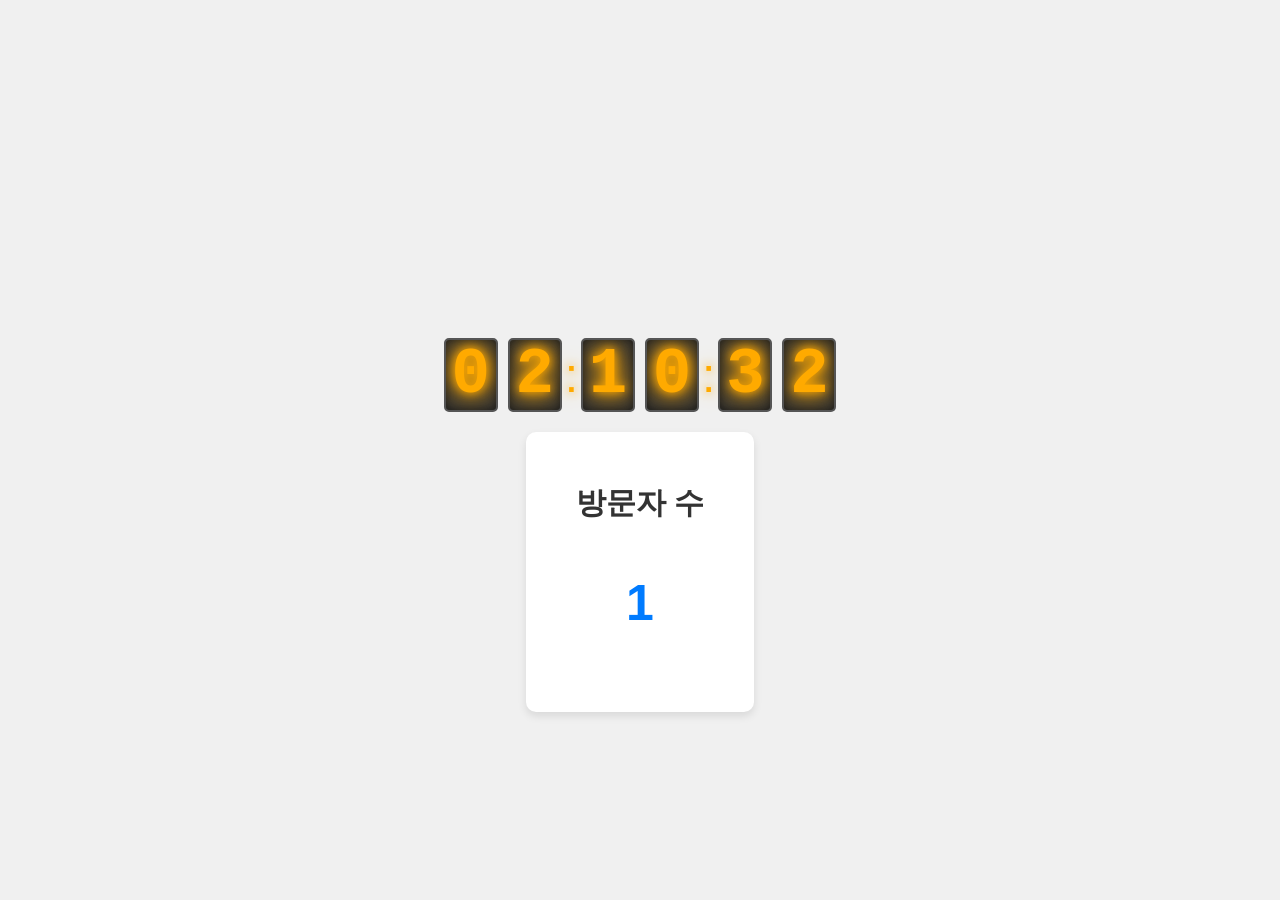
<file: index.html>
<!DOCTYPE html>
<html lang="ko">
<head>
    <meta charset="UTF-8">
    <meta name="viewport" content="width=device-width, initial-scale=1.0">
    <title>간단 방문자 카운터</title>
    <link rel="stylesheet" href="style.css">
</head>
<body>

    <div id="nixie-clock">
        <span class="digit-wrapper"><span class="digit"></span></span>
        <span class="digit-wrapper"><span class="digit"></span></span>
        <span class="dot">:</span>
        <span class="digit-wrapper"><span class="digit"></span></span>
        <span class="digit-wrapper"><span class="digit"></span></span>
        <span class="dot">:</span>
        <span class="digit-wrapper"><span class="digit"></span></span>
        <span class="digit-wrapper"><span class="digit"></span></span>
    </div>

    <div class="container">
        <h1>방문자 수</h1>
        <p id="counter">0</p>
    </div>
    <script src="script.js"></script>
</body>
</html>
</file>
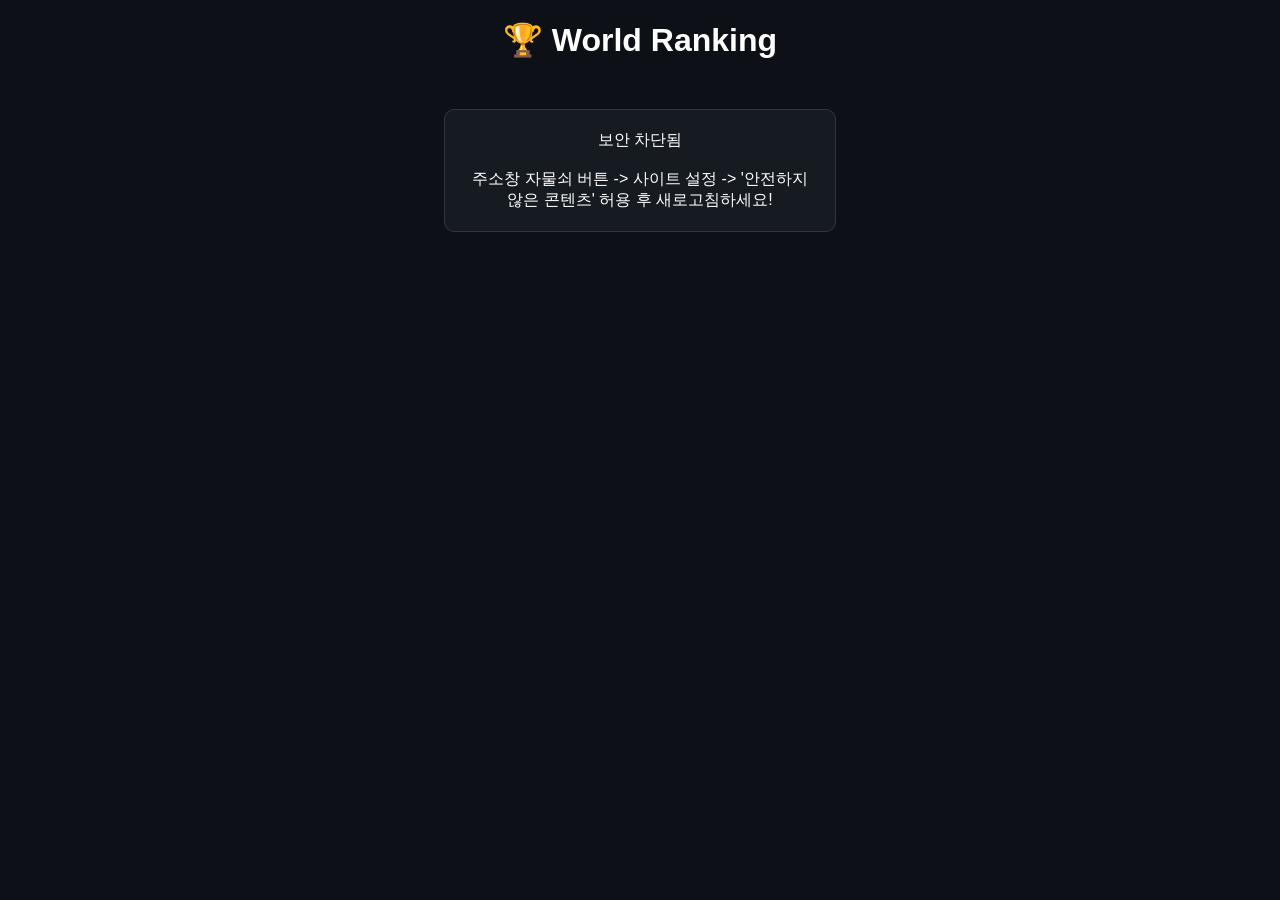
<file: ranking.html>
<!DOCTYPE html>
<html>
<head>
    <meta charset="UTF-8">
    <title>Samurai Western Rank</title>
    <style>
        body { background: #0d1117; color: white; text-align: center; font-family: sans-serif; }
        .box { background: #161b22; width: 350px; margin: 50px auto; padding: 20px; border-radius: 10px; border: 1px solid #30363d; }
        .item { display: flex; justify-content: space-between; padding: 10px; border-bottom: 1px solid #21262d; }
    </style>
</head>
<body>
    <h1>🏆 World Ranking</h1>
    <div class="box" id="board">불러오는 중... (안 나오면 자물쇠 아이콘 설정 확인)</div>

    <script>
        // 상진님, 이 주소는 깃허브 보안 정책 때문에 브라우저 설정 변경이 필요할 수 있습니다.
        const url = "https://www.dreamlo.com/lb/6798993f8f40bb12f06b9a89/json";
        
        fetch(url)
            .then(r => r.json())
            .then(d => {
                let e = d.dreamlo.leaderboard.entry;
                if(!e) { document.getElementById('board').innerHTML = "기록 없음"; return; }
                if(!Array.isArray(e)) e = [e];
                let h = "";
                e.slice(0, 10).forEach((p, i) => {
                    h += `<div class="item"><span>${i+1}. ${p.name}</span><span>${p.score}s</span></div>`;
                });
                document.getElementById('board').innerHTML = h;
            })
            .catch(() => {
                document.getElementById('board').innerHTML = "보안 차단됨<br><br>주소창 자물쇠 버튼 -> 사이트 설정 -> '안전하지 않은 콘텐츠' 허용 후 새로고침하세요!";
            });
    </script>
</body>
</html>
</file>
<file: style.css>
body {
    font-family: Arial, sans-serif;
    display: flex;
    flex-direction: column;
    justify-content: center;
    align-items: center;
    height: 100vh;
    margin: 0;
    background-color: #f0f0f0;
    color: #333;
    text-align: center;
}

.container {
    background: white;
    padding: 30px 50px;
    border-radius: 10px;
    box-shadow: 0 4px 8px rgba(0, 0, 0, 0.1);
}

h1 {
    font-size: 30px; /* 방문자 수 글자 크기 30px로 변경 */
    margin-bottom: 10px;
}

#counter {
    font-size: 50px; /* 방문자 수 숫자 크기 50px로 변경 */
    font-weight: bold;
    color: #007BFF;
}

#nixie-clock {
    display: flex;
    justify-content: center;
    align-items: center;
    margin-bottom: 20px;
    margin-top: 150px; /* 시계를 150px 아래로 내리기 */
}

#nixie-clock .digit-wrapper {
    width: 50px;
    height: 70px;
    margin: 0 5px;
    background-color: #333;
    border: 2px solid #555;
    border-radius: 5px;
    position: relative;
    overflow: hidden;
    box-shadow: 0 0 10px rgba(0, 0, 0, 0.5) inset;
}

#nixie-clock .digit {
    position: absolute;
    top: 50%;
    left: 50%;
    transform: translate(-50%, -50%);
    font-family: 'Courier New', Courier, monospace;
    font-size: 4em;
    font-weight: bold;
    color: #ffaa00; /* 주황색 발광 효과 */
    text-shadow: 0 0 10px #ffaa00, 0 0 20px #ffaa00, 0 0 30px #ffaa00;
}

#nixie-clock .dot {
    font-size: 3em;
    color: #ffaa00;
    text-shadow: 0 0 10px #ffaa00, 0 0 20px #ffaa00;
    margin: 0 -2px;
}
</file>
